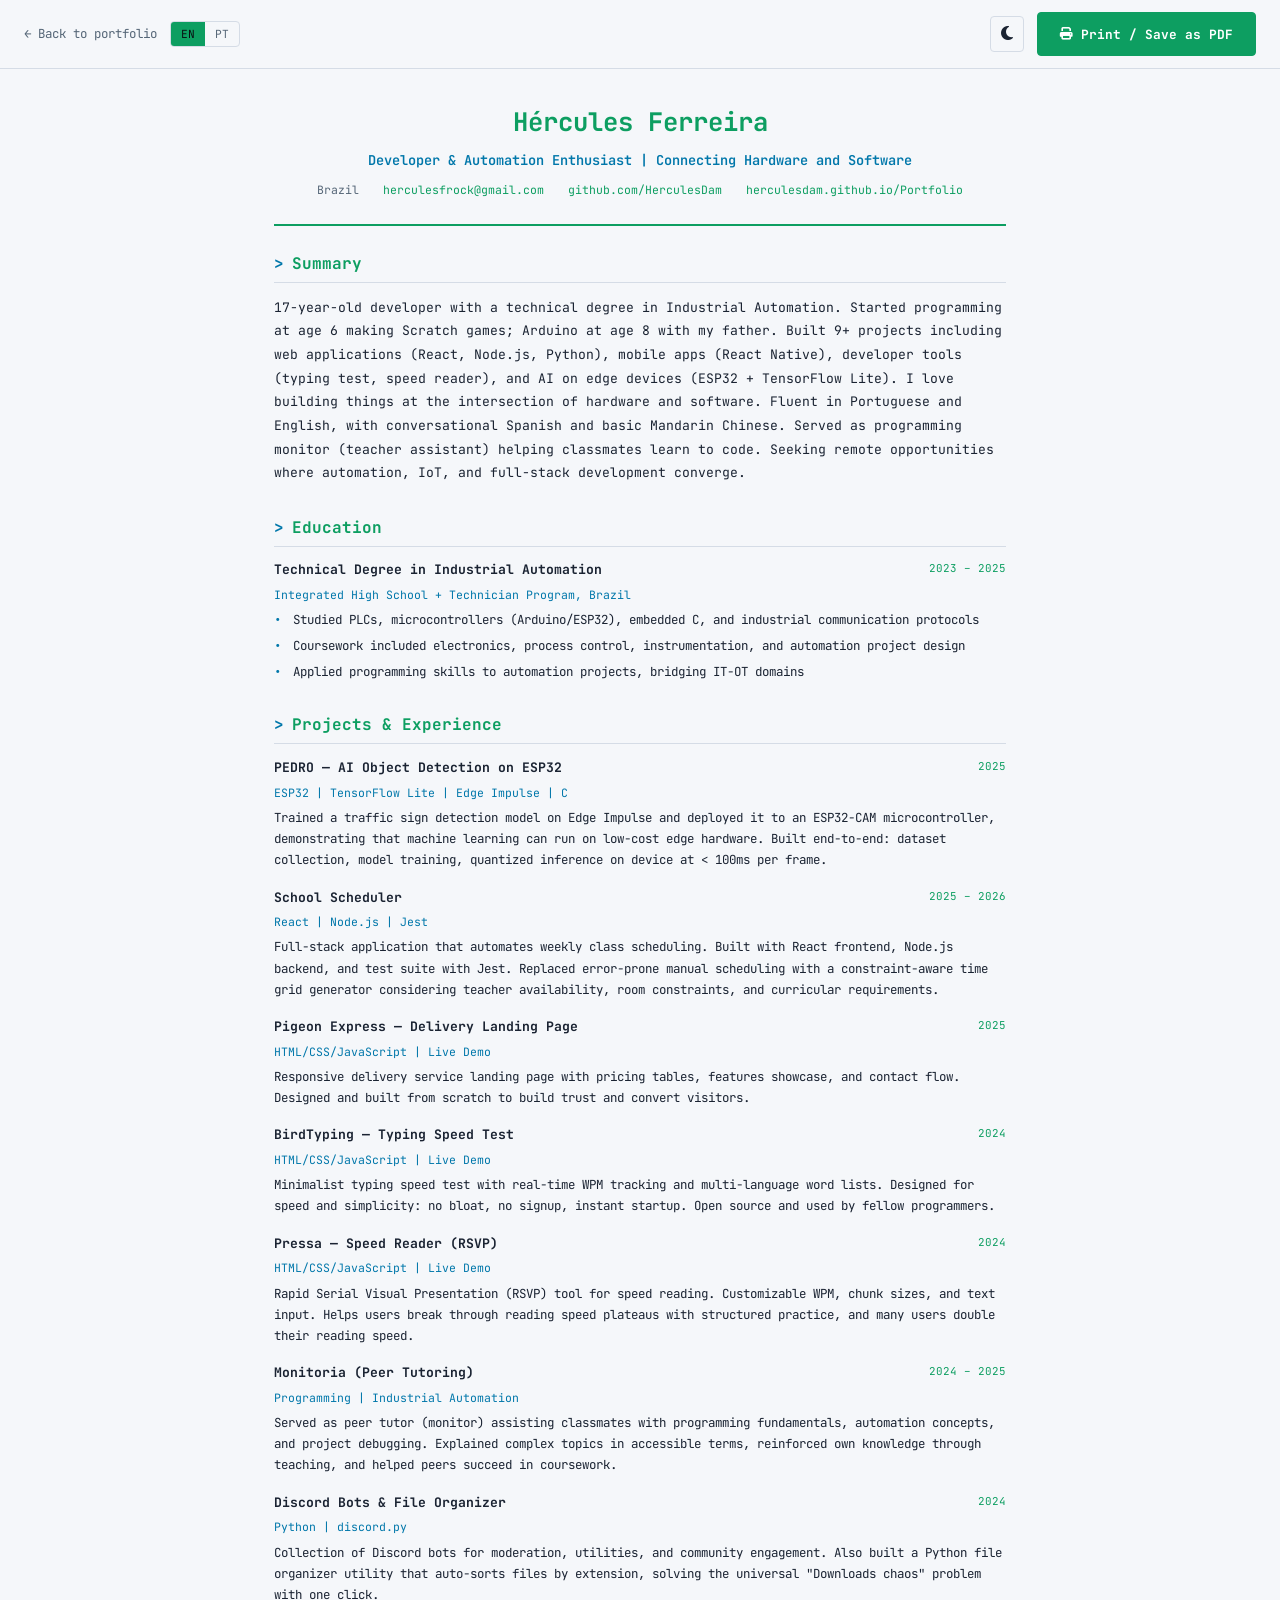
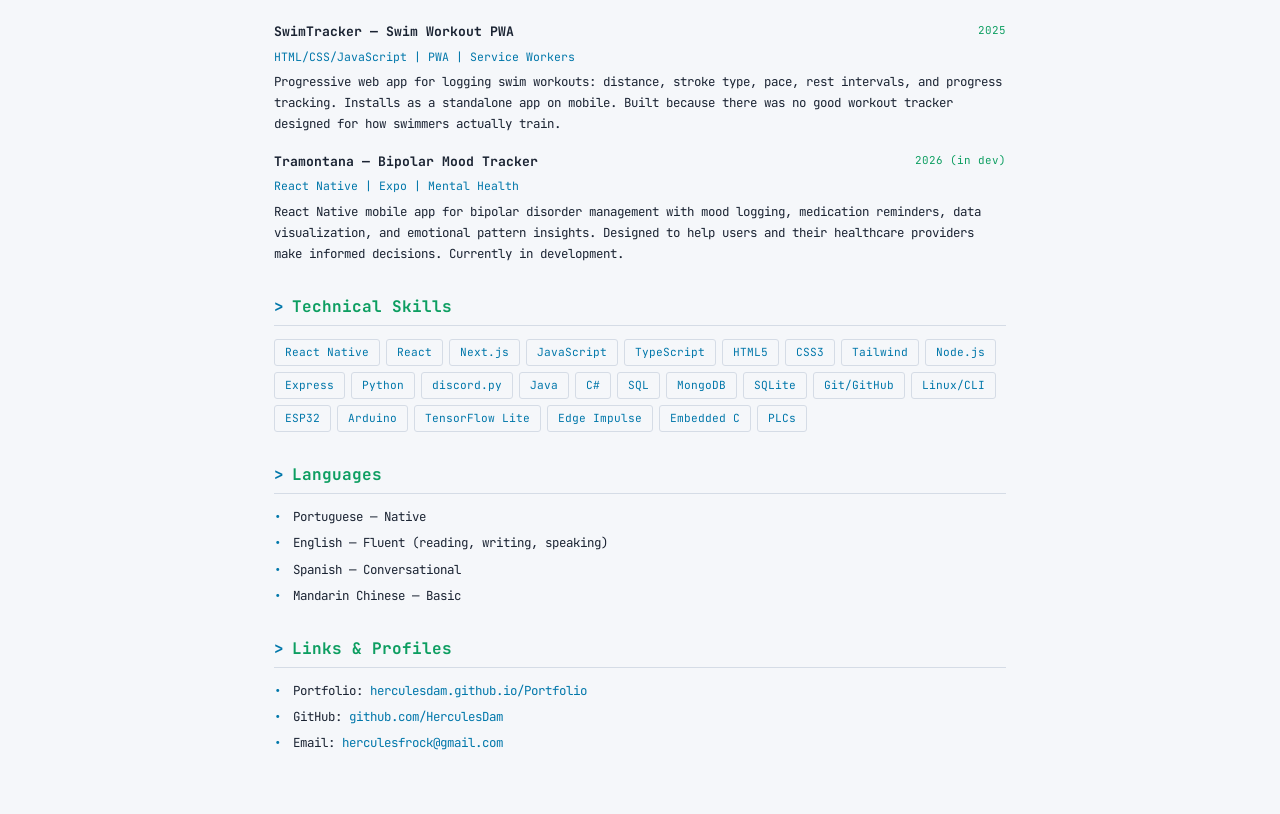
<file: resume.html>
<!DOCTYPE html>
<html lang="en">
<head>
  <meta charset="UTF-8">
  <meta name="viewport" content="width=device-width, initial-scale=1.0">
  <meta name="description" content="Hércules Ferreira | Curriculum Vitae. 17-year-old developer working with industrial automation and modern software.">
  <meta name="color-scheme" content="dark light">
  <title>CV — Hércules Ferreira</title>
  <link rel="icon" type="image/png" href="favicon.png">
  <link rel="preconnect" href="https://fonts.googleapis.com">
  <link rel="preconnect" href="https://fonts.gstatic.com" crossorigin>
  <link href="https://fonts.googleapis.com/css2?family=JetBrains+Mono:wght@400;600;700&display=swap" rel="stylesheet">
  <link rel="stylesheet" href="https://cdnjs.cloudflare.com/ajax/libs/font-awesome/6.5.0/css/all.min.css">
  <style>
    /* ─── RESUME-SPECIFIC STYLES ─── */
    :root {
      --bg: #0a0e12;
      --text: #c8d8e8;
      --accent: #00ff99;
      --accent2: #00ccff;
      --muted: #5a7a8a;
      --border: #1e2a34;
    }
    [data-theme="light"] {
      --bg: #f5f7fa;
      --text: #1a2332;
      --accent: #0d9e61;
      --accent2: #0077aa;
      --muted: #556677;
      --border: #d5dce6;
    }
    @media (prefers-color-scheme: light) {
      :root:not([data-theme="dark"]) {
        --bg: #f5f7fa;
        --text: #1a2332;
        --accent: #0d9e61;
        --accent2: #0077aa;
        --muted: #556677;
        --border: #d5dce6;
      }
    }
    /* ─── PRINT STYLES ─── */
    @media print {
      :root { --bg: #fff !important; --text: #111 !important; --accent: #0d7a3a !important; --accent2: #005588 !important; --muted: #444 !important; --border: #ccc !important; }
      body::before, body::after, .no-print, nav, .top-bar { display: none !important; }
      body { background: #fff; color: #111; font-size: 10px; line-height: 1.4; -webkit-print-color-adjust: exact; print-color-adjust: exact; }
      .container { max-width: 100%; padding: 0; }
      .resume-header { padding-bottom: 8px; margin-bottom: 8px; }
      .resume-header h1 { font-size: 18px; }
      .resume-section { page-break-inside: avoid; margin-bottom: 12px; }
      .resume-section h2 { font-size: 12px; }
      .resume-section p, .resume-section li { font-size: 9px; }
      @page { margin: 0.5in; }
    }
    /* ─── BASE ─── */
    *, *::before, *::after { box-sizing: border-box; margin: 0; padding: 0; }
    html { scroll-behavior: smooth; }
    body {
      background: var(--bg);
      color: var(--text);
      font-family: 'JetBrains Mono', 'Courier New', monospace;
      font-size: 14px;
      line-height: 1.7;
      transition: background 0.3s, color 0.3s;
    }
    .container { max-width: 780px; margin: 0 auto; padding: 2rem 1.5rem; }
    /* ─── TOP BAR ─── */
    .top-bar {
      position: sticky;
      top: 0;
      z-index: 100;
      background: var(--bg);
      border-bottom: 1px solid var(--border);
      padding: 12px 1.5rem;
      display: flex;
      justify-content: space-between;
      align-items: center;
      flex-wrap: wrap;
      gap: 0.8rem;
      transition: background 0.3s;
    }
    .top-bar-left { display: flex; align-items: center; gap: 0.8rem; flex-wrap: wrap; }
    .back-link { color: var(--muted); font-size: 0.78rem; text-decoration: none; transition: color 0.2s; }
    .back-link:hover { color: var(--accent); }
    /* ─── LANGUAGE TOGGLE (matching portfolio) ─── */
    .lang-toggle {
      display: flex;
      border: 1px solid var(--border);
      border-radius: 4px;
      overflow: hidden;
    }
    .lang-btn {
      background: none;
      border: none;
      color: var(--muted);
      font-family: 'JetBrains Mono', monospace;
      font-size: 0.7rem;
      padding: 5px 10px;
      cursor: pointer;
      transition: all 0.2s;
    }
    .lang-btn.active { background: var(--accent); color: #0a0e12; }
    .lang-btn:not(.active):hover { color: var(--accent); }
    /* ─── THEME TOGGLE ─── */
    .theme-toggle-btn {
      background: none;
      border: 1px solid var(--border);
      border-radius: 4px;
      padding: 6px 10px;
      min-height: 36px;
      cursor: pointer;
      font-size: 1rem;
      color: var(--text);
      transition: all 0.25s;
    }
    .theme-toggle-btn:hover { border-color: var(--accent); }
    /* ─── PRINT CTA ─── */
    .print-btn {
      display: inline-flex;
      align-items: center;
      gap: 8px;
      padding: 10px 22px;
      min-height: 44px;
      background: var(--accent);
      color: #0a0e12;
      border: 1px solid var(--accent);
      border-radius: 4px;
      font-family: 'JetBrains Mono', monospace;
      font-size: 0.8rem;
      font-weight: 700;
      cursor: pointer;
      transition: all 0.25s;
      text-decoration: none;
    }
    .print-btn:hover { background: transparent; color: var(--accent); }
    [data-theme="light"] .print-btn { color: #fff; }
    [data-theme="light"] .print-btn:hover { color: var(--accent); background: transparent; }
    /* ─── RESUME HEADER ─── */
    .resume-header {
      text-align: center;
      padding-bottom: 1.5rem;
      margin-bottom: 1.5rem;
      border-bottom: 2px solid var(--accent);
    }
    .resume-header h1 { font-size: 1.6rem; color: var(--accent); margin-bottom: 0.3rem; }
    .resume-header .subtitle { color: var(--accent2); font-size: 0.85rem; font-weight: 600; margin-bottom: 0.5rem; }
    .resume-header .contact-row {
      display: flex;
      justify-content: center;
      gap: 1.5rem;
      flex-wrap: wrap;
      font-size: 0.72rem;
      color: var(--muted);
    }
    .resume-header .contact-row a { color: var(--accent); text-decoration: none; }
    .resume-header .contact-row a:hover { text-decoration: underline; }
    /* ─── SECTIONS ─── */
    .resume-section { margin-bottom: 1.8rem; }
    .resume-section h2 {
      font-size: 1rem;
      color: var(--accent);
      margin-bottom: 0.8rem;
      padding-bottom: 0.3rem;
      border-bottom: 1px solid var(--border);
      display: flex;
      align-items: center;
      gap: 0.5rem;
    }
    .resume-section h2::before { content: '>'; color: var(--accent2); }
    .resume-section p { color: var(--text); font-size: 0.82rem; line-height: 1.8; margin-bottom: 0.5rem; }
    .resume-section ul { list-style: none; padding: 0; }
    .resume-section li {
      font-size: 0.78rem;
      color: var(--text);
      margin-bottom: 0.3rem;
      padding-left: 1.2rem;
      position: relative;
    }
    .resume-section li::before {
      content: '•';
      position: absolute;
      left: 0;
      color: var(--accent2);
    }
    .resume-section a { color: var(--accent2); text-decoration: none; }
    .item-header {
      display: flex;
      justify-content: space-between;
      flex-wrap: wrap;
      margin-bottom: 0.2rem;
    }
    .item-title { font-weight: 700; color: var(--text); font-size: 0.82rem; }
    .item-date { font-size: 0.68rem; color: var(--accent); }
    .item-subtitle { font-size: 0.72rem; color: var(--accent2); margin-bottom: 0.3rem; }
    .item-desc { font-size: 0.78rem; color: var(--text); line-height: 1.7; }
    /* ─── SKILL TAGS ─── */
    .skill-tags { display: flex; flex-wrap: wrap; gap: 6px; }
    .skill-tag {
      padding: 3px 10px;
      border: 1px solid var(--border);
      border-radius: 3px;
      font-size: 0.7rem;
      color: var(--accent2);
      transition: border-color 0.2s;
    }
    /* ─── RESPONSIVE ─── */
    @media (max-width: 600px) {
      .container { padding: 1rem 1rem; }
      .resume-header h1 { font-size: 1.3rem; }
      .resume-header .contact-row { flex-direction: column; gap: 0.3rem; align-items: center; }
      .top-bar { padding: 10px 1rem; flex-direction: column; }
      .top-bar-left { justify-content: center; }
    }
  </style>
</head>
<body>
  <!-- Top Bar (hidden when printing) -->
  <div class="top-bar no-print">
    <div class="top-bar-left">
      <a href="index.html" class="back-link" data-i18n="backToPortfolio">← Back to portfolio</a>
      <div class="lang-toggle" role="radiogroup" aria-label="Language">
        <button class="lang-btn" data-lang="en" role="radio" aria-checked="true">EN</button>
        <button class="lang-btn" data-lang="pt" role="radio" aria-checked="false">PT</button>
      </div>
    </div>
    <div style="display:flex;align-items:center;gap:0.8rem;flex-wrap:wrap;">
      <button class="theme-toggle-btn" id="theme-toggle" data-i18n="themeToggleLabel" aria-label="Toggle light/dark theme"><i class="fa-solid fa-moon"></i></button>
      <button class="print-btn no-print" onclick="window.print()">
        <i class="fa-solid fa-print"></i> <span data-i18n="printBtn">Print / Save as PDF</span>
      </button>
    </div>
  </div>

  <div class="container">
    <!-- Header -->
    <header class="resume-header">
      <h1>Hércules Ferreira</h1>
      <div class="subtitle" data-i18n="subtitle">Developer & Automation Enthusiast — Bridging Industrial Automation with Modern Software</div>
      <div class="contact-row">
        <span data-i18n="location">Brazil</span>
        <a href="mailto:herculesfrock@gmail.com">herculesfrock@gmail.com</a>
        <a href="https://github.com/HerculesDam" target="_blank" rel="noopener">github.com/HerculesDam</a>
        <a href="https://herculesdam.github.io/Portfolio/" target="_blank" rel="noopener">herculesdam.github.io/Portfolio</a>
      </div>
    </header>

    <!-- Summary -->
    <section class="resume-section">
      <h2 data-i18n="sectionSummary">Summary</h2>
      <p data-i18n="summaryText">17-year-old developer with a technical degree in Industrial Automation. Started programming at age 6 making Scratch games; Arduino at age 8 with my father. Built 9+ production projects spanning web applications (React, Node.js, Python), mobile apps (React Native), developer tools (typing test, speed reader), and AI on edge devices (ESP32 + TensorFlow Lite). Passionate about the intersection of physical automation and modern software. Fluent in Portuguese and English, with conversational Spanish and basic Mandarin Chinese. Served as programming monitor (teacher assistant) helping classmates learn to code. Seeking remote opportunities where automation, IoT, and full-stack development converge.</p>
    </section>

    <!-- Education -->
    <section class="resume-section">
      <h2 data-i18n="sectionEducation">Education</h2>
      <div class="item-header">
        <span class="item-title" data-i18n="eduTitle">Technical Degree — Industrial Automation</span>
        <span class="item-date">2023 – 2025</span>
      </div>
      <div class="item-subtitle" data-i18n="eduSubtitle">Integrated High School + Technician Program, Brazil</div>
      <div class="item-desc">
        <ul>
          <li data-i18n="eduLi1">Studied PLCs, microcontrollers (Arduino/ESP32), embedded C, and industrial communication protocols</li>
          <li data-i18n="eduLi2">Coursework included electronics, process control, instrumentation, and automation project design</li>
          <li data-i18n="eduLi3">Applied programming skills to automation projects, bridging IT-OT domains</li>
        </ul>
      </div>
    </section>

    <!-- Projects & Experience -->
    <section class="resume-section">
      <h2 data-i18n="sectionProjects">Projects & Experience</h2>

      <div style="margin-bottom:1rem;">
        <div class="item-header">
          <span class="item-title">PEDRO — AI Object Detection on ESP32</span>
          <span class="item-date">2025</span>
        </div>
        <div class="item-subtitle" data-i18n="expPedroSub">ESP32 | TensorFlow Lite | Edge Impulse | C</div>
        <div class="item-desc" data-i18n="expPedroDesc">Trained a traffic sign detection model on Edge Impulse and deployed it to an ESP32-CAM microcontroller, demonstrating that machine learning can run on low-cost edge hardware. Built end-to-end: dataset collection, model training, quantized inference on device at < 100ms per frame.</div>
      </div>

      <div style="margin-bottom:1rem;">
        <div class="item-header">
          <span class="item-title" data-i18n="expSchedTitle">School Scheduler</span>
          <span class="item-date">2025 – 2026</span>
        </div>
        <div class="item-subtitle">React | Node.js | Jest</div>
        <div class="item-desc" data-i18n="expSchedDesc">Full-stack application that automates weekly class scheduling. Built with React frontend, Node.js backend, and test suite with Jest. Replaced error-prone manual scheduling with a constraint-aware time grid generator considering teacher availability, room constraints, and curricular requirements.</div>
      </div>

      <div style="margin-bottom:1rem;">
        <div class="item-header">
          <span class="item-title" data-i18n="expPigeonTitle">Pigeon Express — Delivery Landing Page</span>
          <span class="item-date">2025</span>
        </div>
        <div class="item-subtitle">HTML/CSS/JavaScript | <a href="https://herculesdam.github.io/Pigeon-Express/" target="_blank" rel="noopener" data-i18n="liveDemoLabel">Live Demo</a></div>
        <div class="item-desc" data-i18n="expPigeonDesc">Responsive delivery service landing page with pricing tables, features showcase, and contact flow. Designed and built from scratch to build trust and convert visitors.</div>
      </div>

      <div style="margin-bottom:1rem;">
        <div class="item-header">
          <span class="item-title">BirdTyping — Typing Speed Test</span>
          <span class="item-date">2024</span>
        </div>
        <div class="item-subtitle">HTML/CSS/JavaScript | <a href="https://herculesdam.github.io/BirdTyping/" target="_blank" rel="noopener" data-i18n="liveDemoLabel">Live Demo</a></div>
        <div class="item-desc" data-i18n="expBirdDesc">Minimalist typing speed test with real-time WPM tracking and multi-language word lists. Designed for speed and simplicity — no bloat, no signup, instant startup. Open-source and used by fellow programmers.</div>
      </div>

      <div style="margin-bottom:1rem;">
        <div class="item-header">
          <span class="item-title">Pressa — Speed Reader (RSVP)</span>
          <span class="item-date">2024</span>
        </div>
        <div class="item-subtitle">HTML/CSS/JavaScript | <a href="https://herculesdam.github.io/Pressa/" target="_blank" rel="noopener" data-i18n="liveDemoLabel">Live Demo</a></div>
        <div class="item-desc" data-i18n="expPressaDesc">Rapid Serial Visual Presentation (RSVP) tool for speed reading. Customizable WPM, chunk sizes, and text input. Helps users break reading speed plateaus through structured practice — users can double their reading speed.</div>
      </div>

      <div style="margin-bottom:1rem;">
        <div class="item-header">
          <span class="item-title" data-i18n="expMonitorTitle">Monitoria (Peer Tutoring)</span>
          <span class="item-date">2024 – 2025</span>
        </div>
        <div class="item-subtitle" data-i18n="expMonitorSub">Programming | Industrial Automation</div>
        <div class="item-desc" data-i18n="expMonitorDesc">Served as peer tutor (monitor) assisting classmates with programming fundamentals, automation concepts, and project debugging. Explained complex topics in accessible terms, reinforced own knowledge through teaching, and helped peers succeed in coursework.</div>
      </div>

      <div style="margin-bottom:1rem;">
        <div class="item-header">
          <span class="item-title" data-i18n="expDiscordTitle">Discord Bots & File Organizer</span>
          <span class="item-date">2024</span>
        </div>
        <div class="item-subtitle">Python | discord.py</div>
        <div class="item-desc" data-i18n="expDiscordDesc">Collection of Discord bots for moderation, utilities, and community engagement. Also built a Python file organizer utility that auto-sorts files by extension — solving the ubiquitous "Downloads chaos" problem with one-click organization.</div>
      </div>

      <div style="margin-bottom:1rem;">
        <div class="item-header">
          <span class="item-title">SwimTracker — Swim Workout PWA</span>
          <span class="item-date">2025</span>
        </div>
        <div class="item-subtitle">HTML/CSS/JavaScript | PWA | Service Workers</div>
        <div class="item-desc" data-i18n="expSwimDesc">Progressive web app for logging swim workouts — distance, stroke type, pace, rest intervals, and progression tracking. Installed as a standalone app on mobile. Built because no dedicated workout tracker existed for swimmers' specific training patterns.</div>
      </div>

      <div>
        <div class="item-header">
          <span class="item-title">Tramontana — Bipolar Mood Tracker</span>
          <span class="item-date">2026 (in dev)</span>
        </div>
        <div class="item-subtitle">React Native | Expo | Mental Health</div>
        <div class="item-desc" data-i18n="expTramontDesc">React Native mobile app for bipolar disorder management — mood logging, medication reminders, data visualization, and emotional pattern insights. Designed to help users and their healthcare providers make evidence-based decisions. Currently in development.</div>
      </div>
    </section>

    <!-- Skills -->
    <section class="resume-section">
      <h2 data-i18n="sectionSkills">Technical Skills</h2>
      <div class="skill-tags">
        <span class="skill-tag">React Native</span>
        <span class="skill-tag">React</span>
        <span class="skill-tag">Next.js</span>
        <span class="skill-tag">JavaScript</span>
        <span class="skill-tag">TypeScript</span>
        <span class="skill-tag">HTML5</span>
        <span class="skill-tag">CSS3</span>
        <span class="skill-tag">Tailwind</span>
        <span class="skill-tag">Node.js</span>
        <span class="skill-tag">Express</span>
        <span class="skill-tag">Python</span>
        <span class="skill-tag">discord.py</span>
        <span class="skill-tag">Java</span>
        <span class="skill-tag">C#</span>
        <span class="skill-tag">SQL</span>
        <span class="skill-tag">MongoDB</span>
        <span class="skill-tag">SQLite</span>
        <span class="skill-tag">Git/GitHub</span>
        <span class="skill-tag">Linux/CLI</span>
        <span class="skill-tag">ESP32</span>
        <span class="skill-tag">Arduino</span>
        <span class="skill-tag">TensorFlow Lite</span>
        <span class="skill-tag">Edge Impulse</span>
        <span class="skill-tag">Embedded C</span>
        <span class="skill-tag">PLCs</span>
      </div>
    </section>

    <!-- Languages -->
    <section class="resume-section">
      <h2 data-i18n="sectionLanguages">Languages</h2>
      <ul>
        <li data-i18n="langPT">Portuguese — Native</li>
        <li data-i18n="langEN">English — Fluent (reading, writing, speaking)</li>
        <li data-i18n="langES">Spanish — Conversational</li>
        <li data-i18n="langZH">Mandarin Chinese — Basic</li>
      </ul>
    </section>

    <!-- Links -->
    <section class="resume-section">
      <h2 data-i18n="sectionLinks">Links & Profiles</h2>
      <ul>
        <li><span data-i18n="linkPortfolio">Portfolio:</span> <a href="https://herculesdam.github.io/Portfolio/" target="_blank" rel="noopener">herculesdam.github.io/Portfolio</a></li>
        <li><span data-i18n="linkGitHub">GitHub:</span> <a href="https://github.com/HerculesDam" target="_blank" rel="noopener">github.com/HerculesDam</a></li>
        <li><span data-i18n="linkEmail">Email:</span> <a href="mailto:herculesfrock@gmail.com">herculesfrock@gmail.com</a></li>
      </ul>
    </section>
  </div>

  <script>
    /* ───────────────────────────────────────── */
    /*  TRANSLATIONS                            */
    /* ───────────────────────────────────────── */
    const cvTranslations = {
      en: {
        backToPortfolio: "← Back to portfolio",
        themeToggleLabel: "Toggle light/dark theme",
        printBtn: "Print / Save as PDF",
        subtitle: "Developer & Automation Enthusiast | Connecting Hardware and Software",
        location: "Brazil",
        sectionSummary: "Summary",
        summaryText: "17-year-old developer with a technical degree in Industrial Automation. Started programming at age 6 making Scratch games; Arduino at age 8 with my father. Built 9+ projects including web applications (React, Node.js, Python), mobile apps (React Native), developer tools (typing test, speed reader), and AI on edge devices (ESP32 + TensorFlow Lite). I love building things at the intersection of hardware and software. Fluent in Portuguese and English, with conversational Spanish and basic Mandarin Chinese. Served as programming monitor (teacher assistant) helping classmates learn to code. Seeking remote opportunities where automation, IoT, and full-stack development converge.",
        sectionEducation: "Education",
        eduTitle: "Technical Degree in Industrial Automation",
        eduSubtitle: "Integrated High School + Technician Program, Brazil",
        eduLi1: "Studied PLCs, microcontrollers (Arduino/ESP32), embedded C, and industrial communication protocols",
        eduLi2: "Coursework included electronics, process control, instrumentation, and automation project design",
        eduLi3: "Applied programming skills to automation projects, bridging IT-OT domains",
        sectionProjects: "Projects & Experience",
        liveDemoLabel: "Live Demo",
        expPedroSub: "ESP32 | TensorFlow Lite | Edge Impulse | C",
        expPedroDesc: "Trained a traffic sign detection model on Edge Impulse and deployed it to an ESP32-CAM microcontroller, demonstrating that machine learning can run on low-cost edge hardware. Built end-to-end: dataset collection, model training, quantized inference on device at < 100ms per frame.",
        expSchedTitle: "School Scheduler",
        expSchedDesc: "Full-stack application that automates weekly class scheduling. Built with React frontend, Node.js backend, and test suite with Jest. Replaced error-prone manual scheduling with a constraint-aware time grid generator considering teacher availability, room constraints, and curricular requirements.",
        expPigeonTitle: "Pigeon Express — Delivery Landing Page",
        expPigeonDesc: "Responsive delivery service landing page with pricing tables, features showcase, and contact flow. Designed and built from scratch to build trust and convert visitors.",
        expBirdDesc: "Minimalist typing speed test with real-time WPM tracking and multi-language word lists. Designed for speed and simplicity: no bloat, no signup, instant startup. Open source and used by fellow programmers.",
        expPressaDesc: "Rapid Serial Visual Presentation (RSVP) tool for speed reading. Customizable WPM, chunk sizes, and text input. Helps users break through reading speed plateaus with structured practice, and many users double their reading speed.",
        expMonitorTitle: "Monitoria (Peer Tutoring)",
        expMonitorSub: "Programming | Industrial Automation",
        expMonitorDesc: "Served as peer tutor (monitor) assisting classmates with programming fundamentals, automation concepts, and project debugging. Explained complex topics in accessible terms, reinforced own knowledge through teaching, and helped peers succeed in coursework.",
        expDiscordTitle: "Discord Bots & File Organizer",
        expDiscordDesc: "Collection of Discord bots for moderation, utilities, and community engagement. Also built a Python file organizer utility that auto-sorts files by extension, solving the universal \"Downloads chaos\" problem with one click.",
        expSwimDesc: "Progressive web app for logging swim workouts: distance, stroke type, pace, rest intervals, and progress tracking. Installs as a standalone app on mobile. Built because there was no good workout tracker designed for how swimmers actually train.",
        expTramontDesc: "React Native mobile app for bipolar disorder management with mood logging, medication reminders, data visualization, and emotional pattern insights. Designed to help users and their healthcare providers make informed decisions. Currently in development.",
        sectionSkills: "Technical Skills",
        sectionLanguages: "Languages",
        langPT: "Portuguese — Native",
        langEN: "English — Fluent (reading, writing, speaking)",
        langES: "Spanish — Conversational",
        langZH: "Mandarin Chinese — Basic",
        sectionLinks: "Links & Profiles",
        linkPortfolio: "Portfolio:",
        linkGitHub: "GitHub:",
        linkEmail: "Email:"
      },
      pt: {
        backToPortfolio: "← Voltar ao portfólio",
        themeToggleLabel: "Alternar tema claro/escuro",
        printBtn: "Imprimir / Salvar como PDF",
        subtitle: "Desenvolvedor & Entusiasta de Automação | Conectando Hardware e Software",
        location: "Brasil",
        sectionSummary: "Resumo",
        summaryText: "Desenvolvedor de 17 anos com curso técnico em Automação Industrial. Programo desde os 6 anos fazendo joguinhos no Scratch; Arduino aos 8 anos com meu pai. Construí mais de 9 projetos incluindo aplicações web (React, Node.js, Python), apps mobile (React Native), ferramentas para desenvolvedores (teste de digitação, leitura rápida) e IA em dispositivos edge (ESP32 + TensorFlow Lite). Adoro construir coisas na interseção entre hardware e software. Fluente em português e inglês, com espanhol conversacional e mandarim básico. Atuei como monitor de programação (professor assistente) ajudando colegas a aprender a programar. Buscando oportunidades remotas onde automação, IoT e desenvolvimento full-stack convergem.",
        sectionEducation: "Formação",
        eduTitle: "Curso Técnico em Automação Industrial",
        eduSubtitle: "Ensino Médio Integrado ao Técnico, Brasil",
        eduLi1: "Estudei PLCs, microcontroladores (Arduino/ESP32), C embarcado e protocolos de comunicação industrial",
        eduLi2: "Curso incluiu eletrônica, controle de processos, instrumentação e projeto de automação",
        eduLi3: "Apliquei habilidades de programação a projetos de automação, unindo os domínios TI-TO",
        sectionProjects: "Projetos & Experiência",
        liveDemoLabel: "Demo ao vivo",
        expPedroSub: "ESP32 | TensorFlow Lite | Edge Impulse | C",
        expPedroDesc: "Treinei um modelo de detecção de sinais de trânsito no Edge Impulse e implantei em um microcontrolador ESP32-CAM, demonstrando que machine learning pode rodar em hardware edge de baixo custo. Construí ponta a ponta: coleta de dataset, treinamento do modelo, inferência quantizada no dispositivo a < 100ms por frame.",
        expSchedTitle: "Organiza Horários",
        expSchedDesc: "Aplicação full-stack que automatiza a montagem de grade horária semanal. Construído com frontend React, backend Node.js e testes com Jest. Substituiu o agendamento manual propenso a erros por um gerador automático considerando disponibilidade de professores, restrições de salas e requisitos curriculares.",
        expPigeonTitle: "Pigeon Express — Landing Page de Delivery",
        expPigeonDesc: "Landing page responsiva para serviço de delivery com tabelas de preço, showcase de funcionalidades e fluxo de contato. Projetada e construída do zero para transmitir confiança e converter visitantes.",
        expBirdDesc: "Teste de digitação minimalista com rastreamento de PPM em tempo real e listas de palavras multilíngues. Projetado para velocidade e simplicidade: sem peso, sem cadastro, inicialização instantânea. Open source e usado por outros programadores.",
        expPressaDesc: "Ferramenta de leitura rápida RSVP (Rapid Serial Visual Presentation). PPM personalizável, tamanhos de chunk e entrada de texto. Ajuda a quebrar platôs de velocidade de leitura com prática estruturada, e muitos usuários dobram sua velocidade de leitura.",
        expMonitorTitle: "Monitoria (Professor Assistente)",
        expMonitorSub: "Programação | Automação Industrial",
        expMonitorDesc: "Atuei como monitor auxiliando colegas com fundamentos de programação, conceitos de automação e depuração de projetos. Expliquei tópicos complexos em termos acessíveis, reforcei meu próprio conhecimento através do ensino e ajudei colegas a ter sucesso nos cursos.",
        expDiscordTitle: "Bots Discord & Organizador de Arquivos",
        expDiscordDesc: "Coleção de bots Discord para moderação, utilidades e engajamento comunitário. Também criei um utilitário Python que organiza automaticamente arquivos por extensão, resolvendo o problema universal do \"caos na pasta Downloads\" com um clique.",
        expSwimDesc: "Progressive web app para registro de treinos de natação: distância, estilo, ritmo, intervalos de descanso e acompanhamento de progressão. Instalável como app standalone no celular. Construído porque não existia um bom app de treino feito para como os nadadores realmente treinam.",
        expTramontDesc: "App mobile React Native para gerenciamento de transtorno bipolar com registro de humor, lembretes de medicação, visualização de dados e insights de padrões emocionais. Projetado para ajudar usuários e seus médicos a tomar decisões informadas. Em desenvolvimento.",
        sectionSkills: "Habilidades Técnicas",
        sectionLanguages: "Idiomas",
        langPT: "Português — Nativo",
        langEN: "Inglês — Fluente (leitura, escrita, conversação)",
        langES: "Espanhol — Conversacional",
        langZH: "Mandarim — Básico",
        sectionLinks: "Links & Perfis",
        linkPortfolio: "Portfólio:",
        linkGitHub: "GitHub:",
        linkEmail: "Email:"
      }
    };

    /* ───────────────────────────────────────── */
    /*  LANGUAGE DETECTION & TOGGLE              */
    /* ───────────────────────────────────────── */
    const langBtns = document.querySelectorAll('.lang-btn');
    const dataI18nEls = document.querySelectorAll('[data-i18n]');
    let currentLang = localStorage.getItem('portfolio-lang') || 'en';

    function setLang(lang) {
      currentLang = lang;
      localStorage.setItem('portfolio-lang', lang);
      document.documentElement.lang = lang;

      // Update lang radio buttons
      langBtns.forEach(btn => {
        const isActive = btn.dataset.lang === lang;
        btn.classList.toggle('active', isActive);
        btn.setAttribute('aria-checked', isActive);
      });

      // Update meta description
      const metaDesc = document.querySelector('meta[name="description"]');
      if (metaDesc && cvTranslations[lang]?.summaryText) {
        metaDesc.content = cvTranslations[lang].summaryText.substring(0, 160);
      }

      // Update all data-i18n elements
      dataI18nEls.forEach(el => {
        const key = el.dataset.i18n;
        if (!key) return;
        const val = cvTranslations[lang]?.[key] ?? cvTranslations['en']?.[key] ?? key;
        if (el.id === 'theme-toggle') {
          el.setAttribute('aria-label', val);
          return;
        }
        el.textContent = val;
      });
    }

    langBtns.forEach(btn => {
      btn.addEventListener('click', () => setLang(btn.dataset.lang));
    });

    // Init language
    setLang(currentLang);

    /* ───────────────────────────────────────── */
    /*  THEME TOGGLE                            */
    /* ───────────────────────────────────────── */
    const themeBtn = document.getElementById('theme-toggle');
    const prefersDark = window.matchMedia('(prefers-color-scheme: dark)').matches;

    function getTheme() {
      return localStorage.getItem('portfolio-theme') || (prefersDark ? 'dark' : 'light');
    }

    function setTheme(theme) {
      document.documentElement.setAttribute('data-theme', theme);
      localStorage.setItem('portfolio-theme', theme);
      if (themeBtn) {
        themeBtn.innerHTML = theme === 'dark' ? '<i class="fa-solid fa-sun"></i>' : '<i class="fa-solid fa-moon"></i>';
      }
      const metaCS = document.querySelector('meta[name="color-scheme"]');
      if (metaCS) metaCS.content = theme === 'dark' ? 'dark light' : 'light dark';
    }

    setTheme(getTheme());

    themeBtn?.addEventListener('click', () => {
      const next = document.documentElement.getAttribute('data-theme') === 'dark' ? 'light' : 'dark';
      setTheme(next);
    });
  </script>
</body>
</html>
</file>
